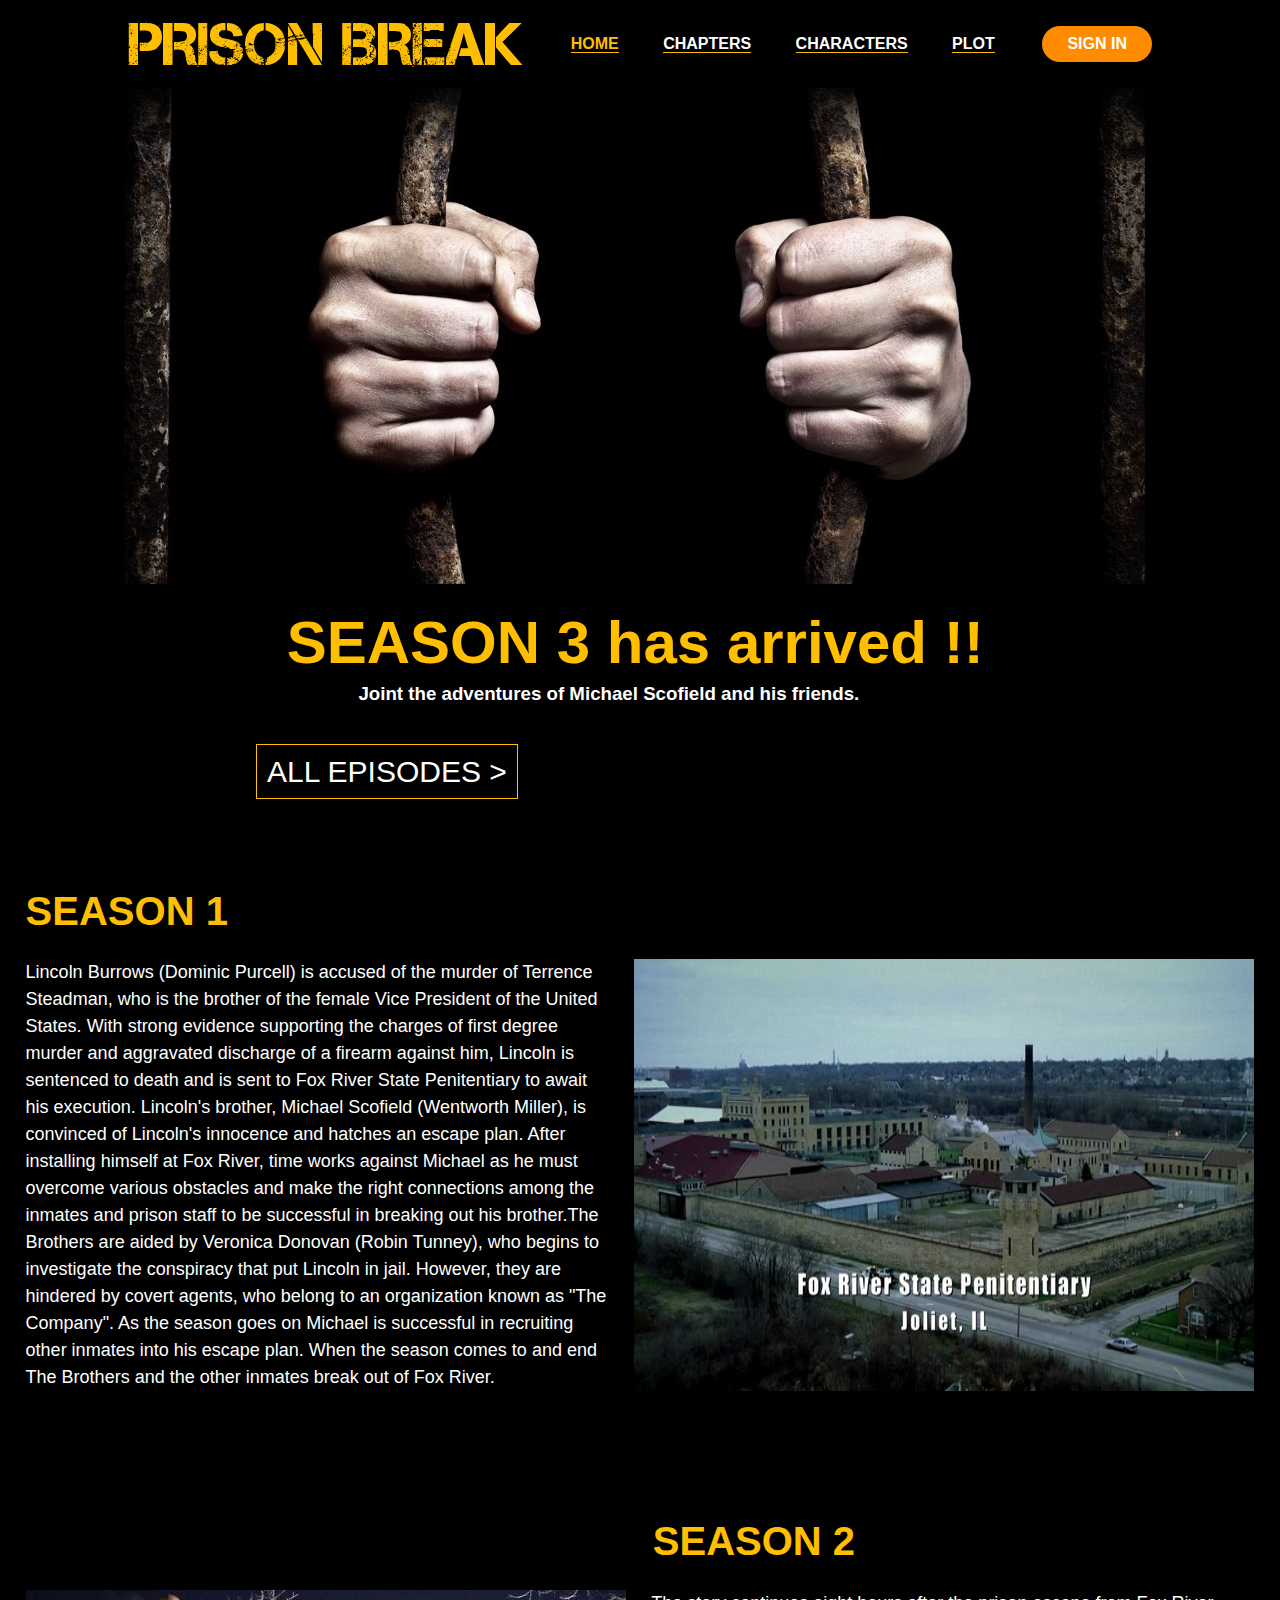
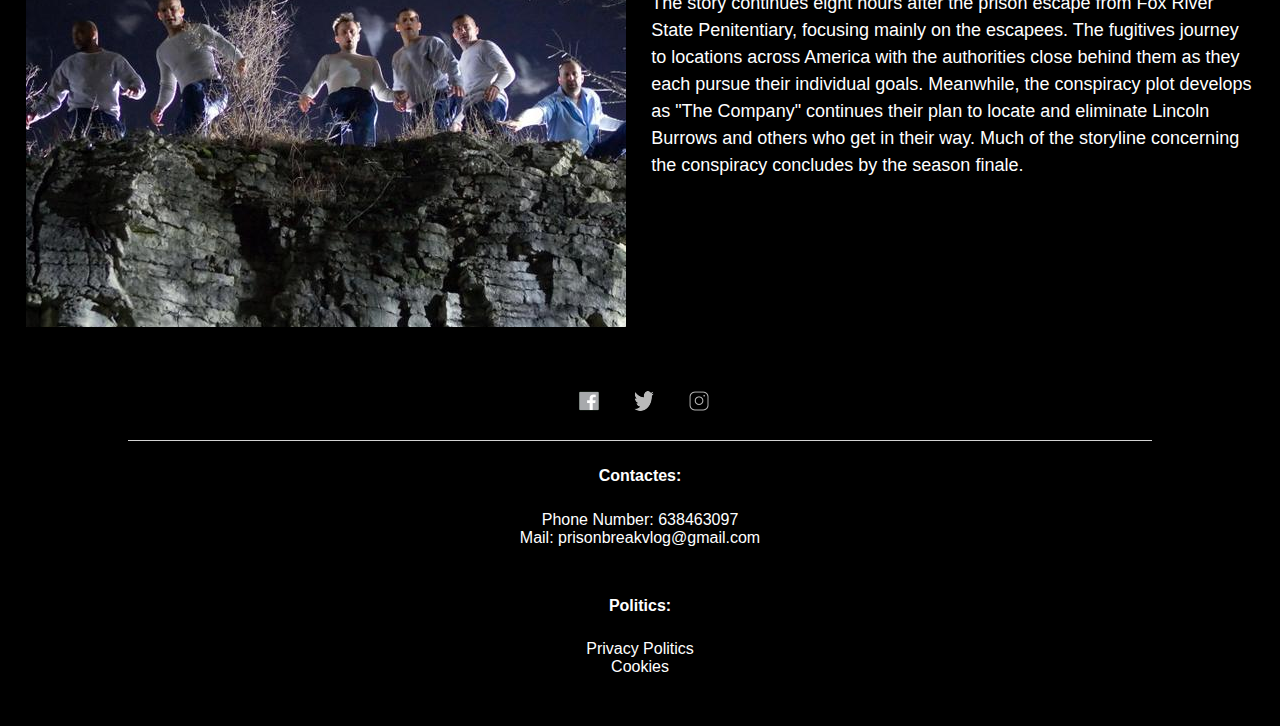
<file: index.html>
<!DOCTYPE html>
<html lang="en">
<head>
    <meta charset="UTF-8">
    <meta name="viewport" content="width=device-width, initial-scale=1.0">
    <meta http-equiv="X-UA-Compatible" content="ie=edge">
    <title>PRISON BREAK</title>
    <link rel="stylesheet" href="style.css"/>
</head>


<body>
    <header>
        <div class="titol">
            <a href="index.html">PRISON BREAK</a>
        </div>
        <nav>
            <ul class="nav_links">
                <li><a href="index.html"><b id="home">HOME</b></a></li>
                <li><a href="capitols.html"><b>CHAPTERS</b></a></li>
                <li><a href="personatges.html"><b>CHARACTERS</b></a></li>
                <li><a href="plot.html"><b>PLOT</b></a></li>
            </ul>
        </nav>
        <a href="https://es.webs.com/s/login/relogin" target="_blank"><button>SIGN IN</button></a>
    </header>
    <div class="imatge_principal">
        <img src="imatges\436705.jpg">
        
    </div>
    <div class="text">
        <div class="season">
            <h2>SEASON 3 has arrived !!</h2>
            
        </div>
        <div class="adventures">
            <h3>Joint the adventures of Michael Scofield and his friends.</h3>
        </div>
        <div class="episodes">
            <a href="capitols.html">ALL EPISODES   ></a>
        </div>
    </div>
    <aside>
        <div class="resum">
            <h2>SEASON 1</h2>
            <div class="primer">
                <p>Lincoln Burrows (Dominic Purcell) is accused of the murder of Terrence Steadman, who is the brother of the female Vice President of the United States. With strong evidence supporting the charges of first degree murder and aggravated discharge of a firearm against him, Lincoln is sentenced to death and is sent to Fox River State Penitentiary to await his execution. Lincoln's brother, Michael Scofield (Wentworth Miller), is convinced of Lincoln's innocence and hatches an escape plan. After installing himself at Fox River, time works against Michael as he must overcome various obstacles and make the right connections among the inmates and prison staff to be successful in breaking out his brother.The Brothers are aided by Veronica Donovan (Robin Tunney), who begins to investigate the conspiracy that put Lincoln in jail. However, they are hindered by covert agents, who belong to an organization known as "The Company". As the season goes on Michael is successful in recruiting other inmates into his escape plan. When the season comes to and end The Brothers and the other inmates break out of Fox River.</p>
                <img src="imatges/foxriver.png">
            </div>
            <div class="dos">
                <h2>SEASON 2</h2>
            </div>
            <div class="segon">
                <img src="imatges/fuga.jpg">
                <p>The story continues eight hours after the prison escape from Fox River State Penitentiary, focusing mainly on the escapees. The fugitives journey to locations across America with the authorities close behind them as they each pursue their individual goals. Meanwhile, the conspiracy plot develops as "The Company" continues their plan to locate and eliminate Lincoln Burrows and others who get in their way. Much of the storyline concerning the conspiracy concludes by the season finale.</p>
            </div>
            
        </div>
    </aside>
    <div class="contacte">
        <footer>
            <div class="logos">
                <div class="facebook">
                    <a href="https://www.facebook.com/PrisonBreak/" target="_blank"><img src="imatges/FaceGris.png" alt="face" class="face"></a>
                </div>
                <div class="twitter">
                    <a href="https://twitter.com/prisonbreak?lang=ca" target="_blank"><img src="imatges/TwitterGris.png" alt="twitt" class="twitt"></a>
                </div>
                <div class="instagram">
                    <a href="https://www.instagram.com/prisonbreak/" target="_blank"><img src="imatges/InstaGris.png"></a>
                </div>
            </div>
            <div class="infocontacte">
                <div class="cont">
                    <h4>Contactes:</h4>
                </div>
                <ul>
                    <li><a href="#">Phone Number: 638463097</a></li>
                    <li><a href="#">Mail: prisonbreakvlog@gmail.com</a></li>
                </ul>
                <h4>Politics:</h4>
                <ul>
                    <li><a href="#">Privacy Politics</a></li>
                    <li><a href="#">Cookies</a></li>
                </ul>
            </div>
        </footer>
    </div>
</body>
</html>
</file>
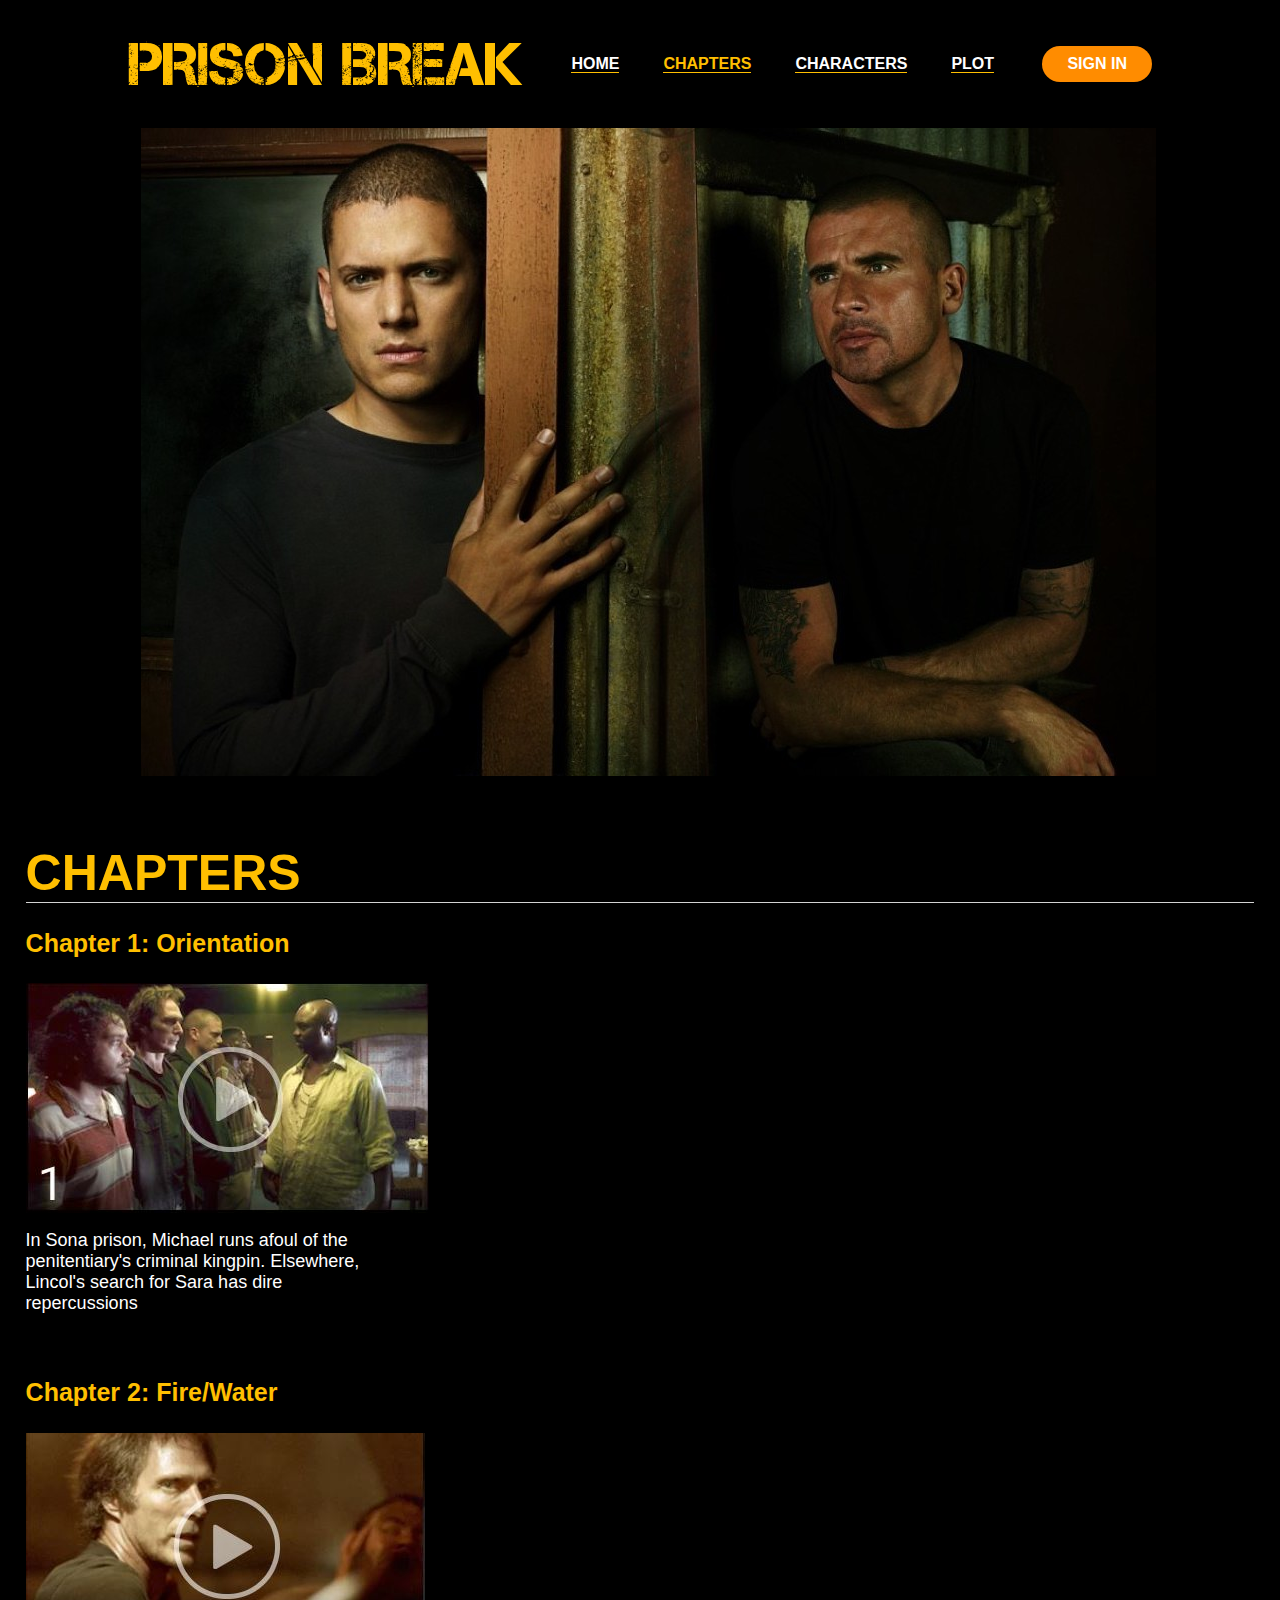
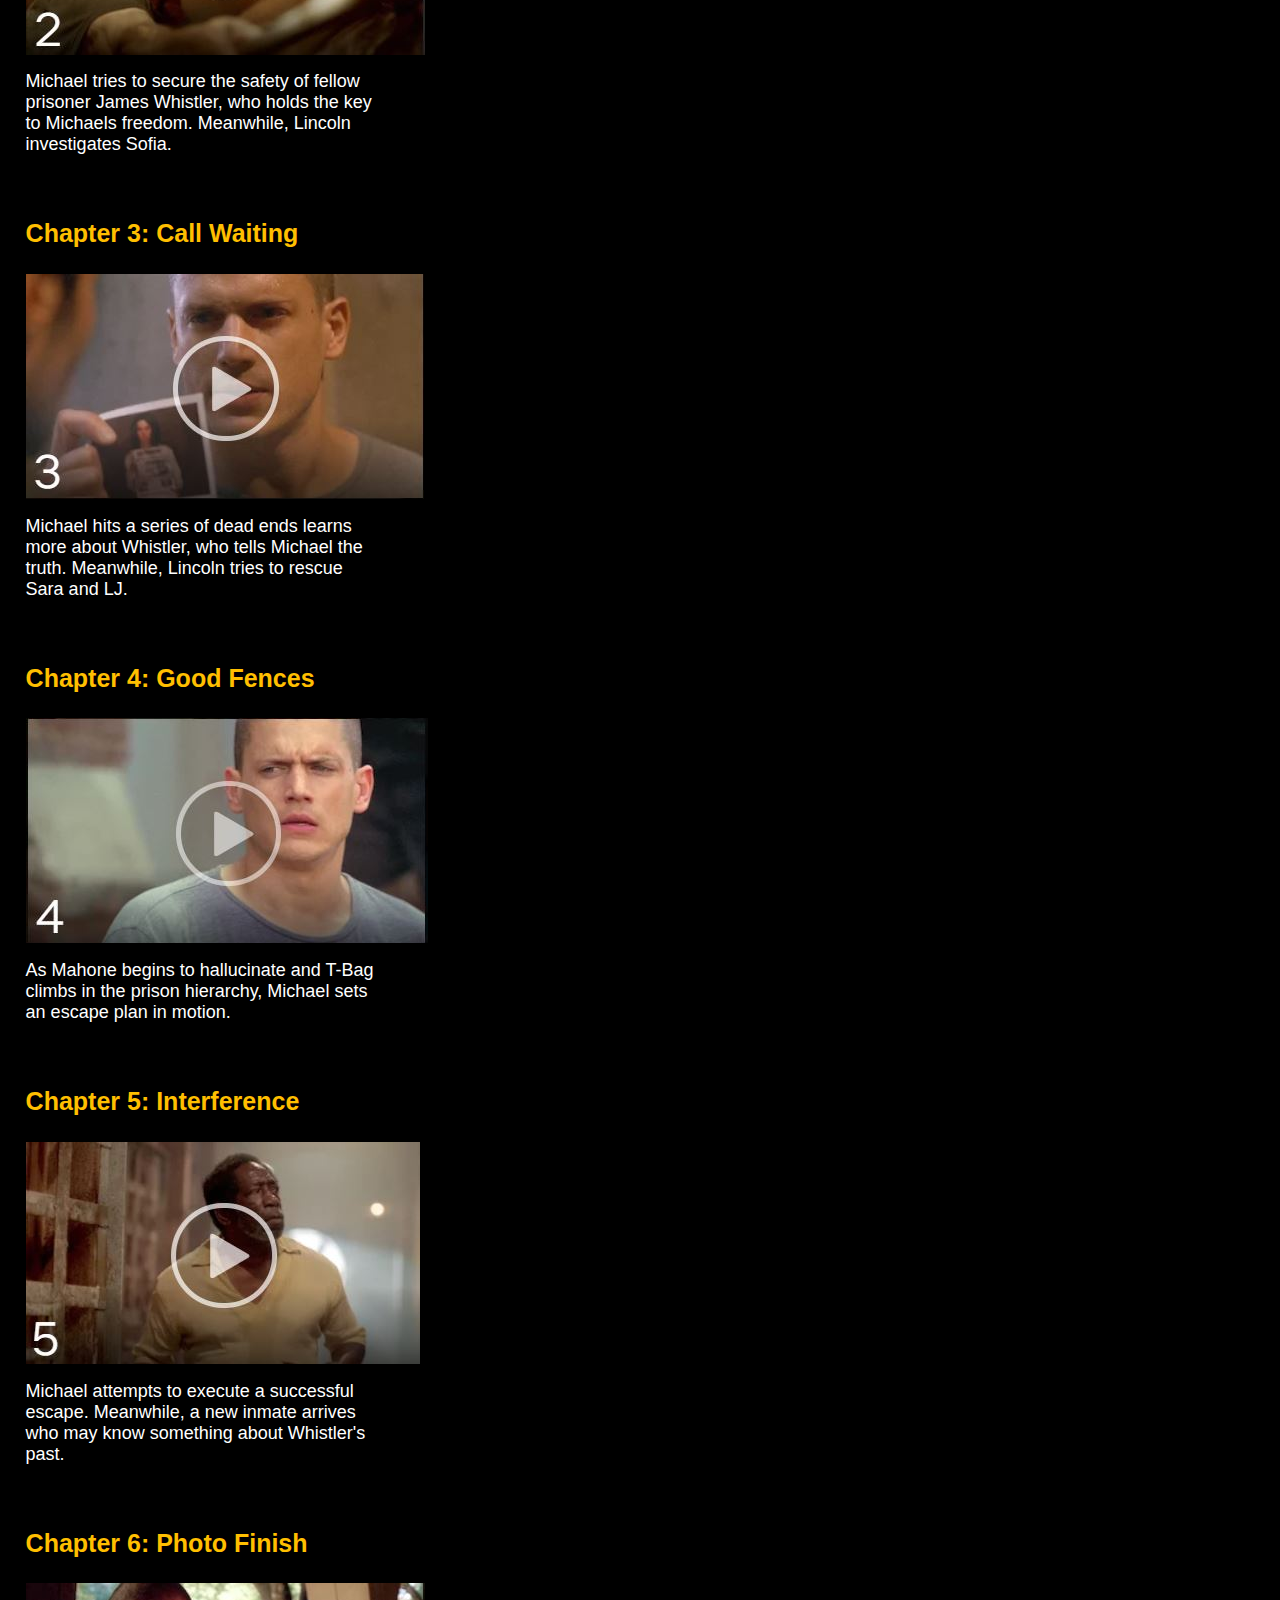
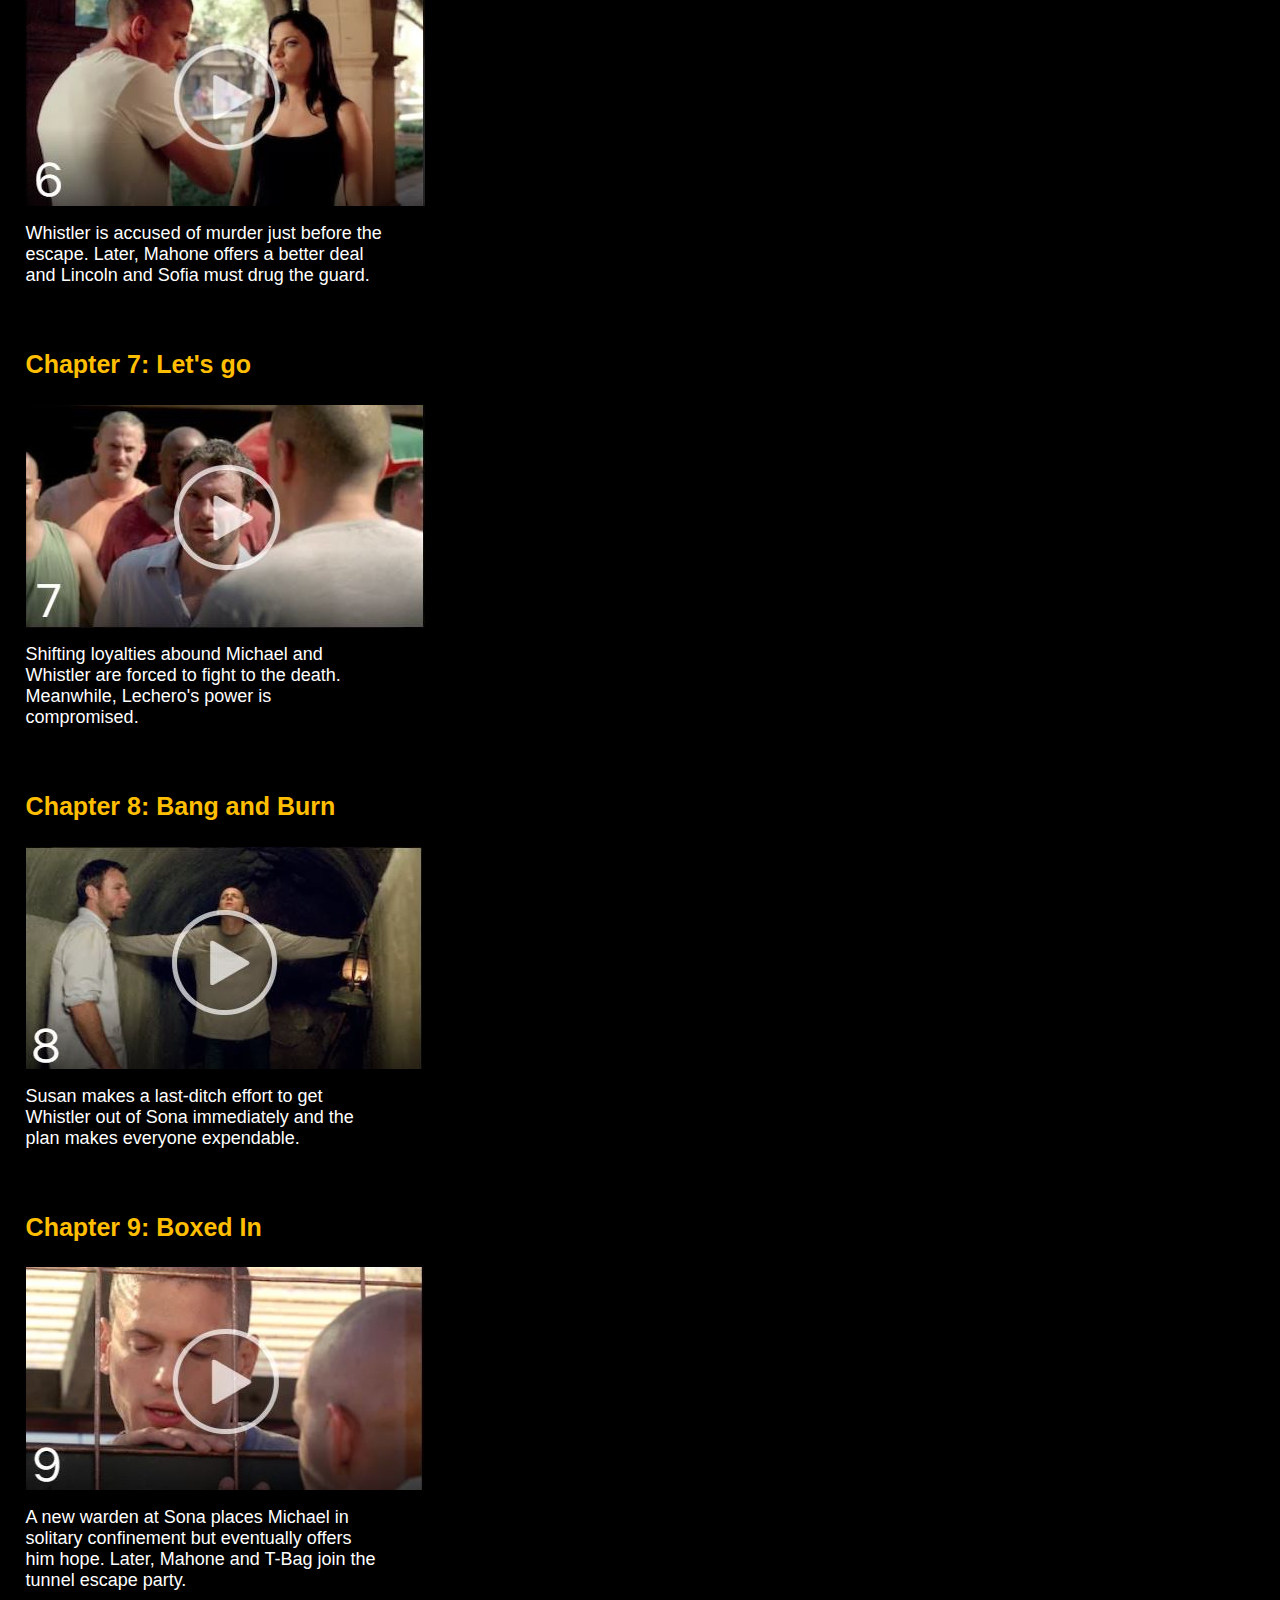
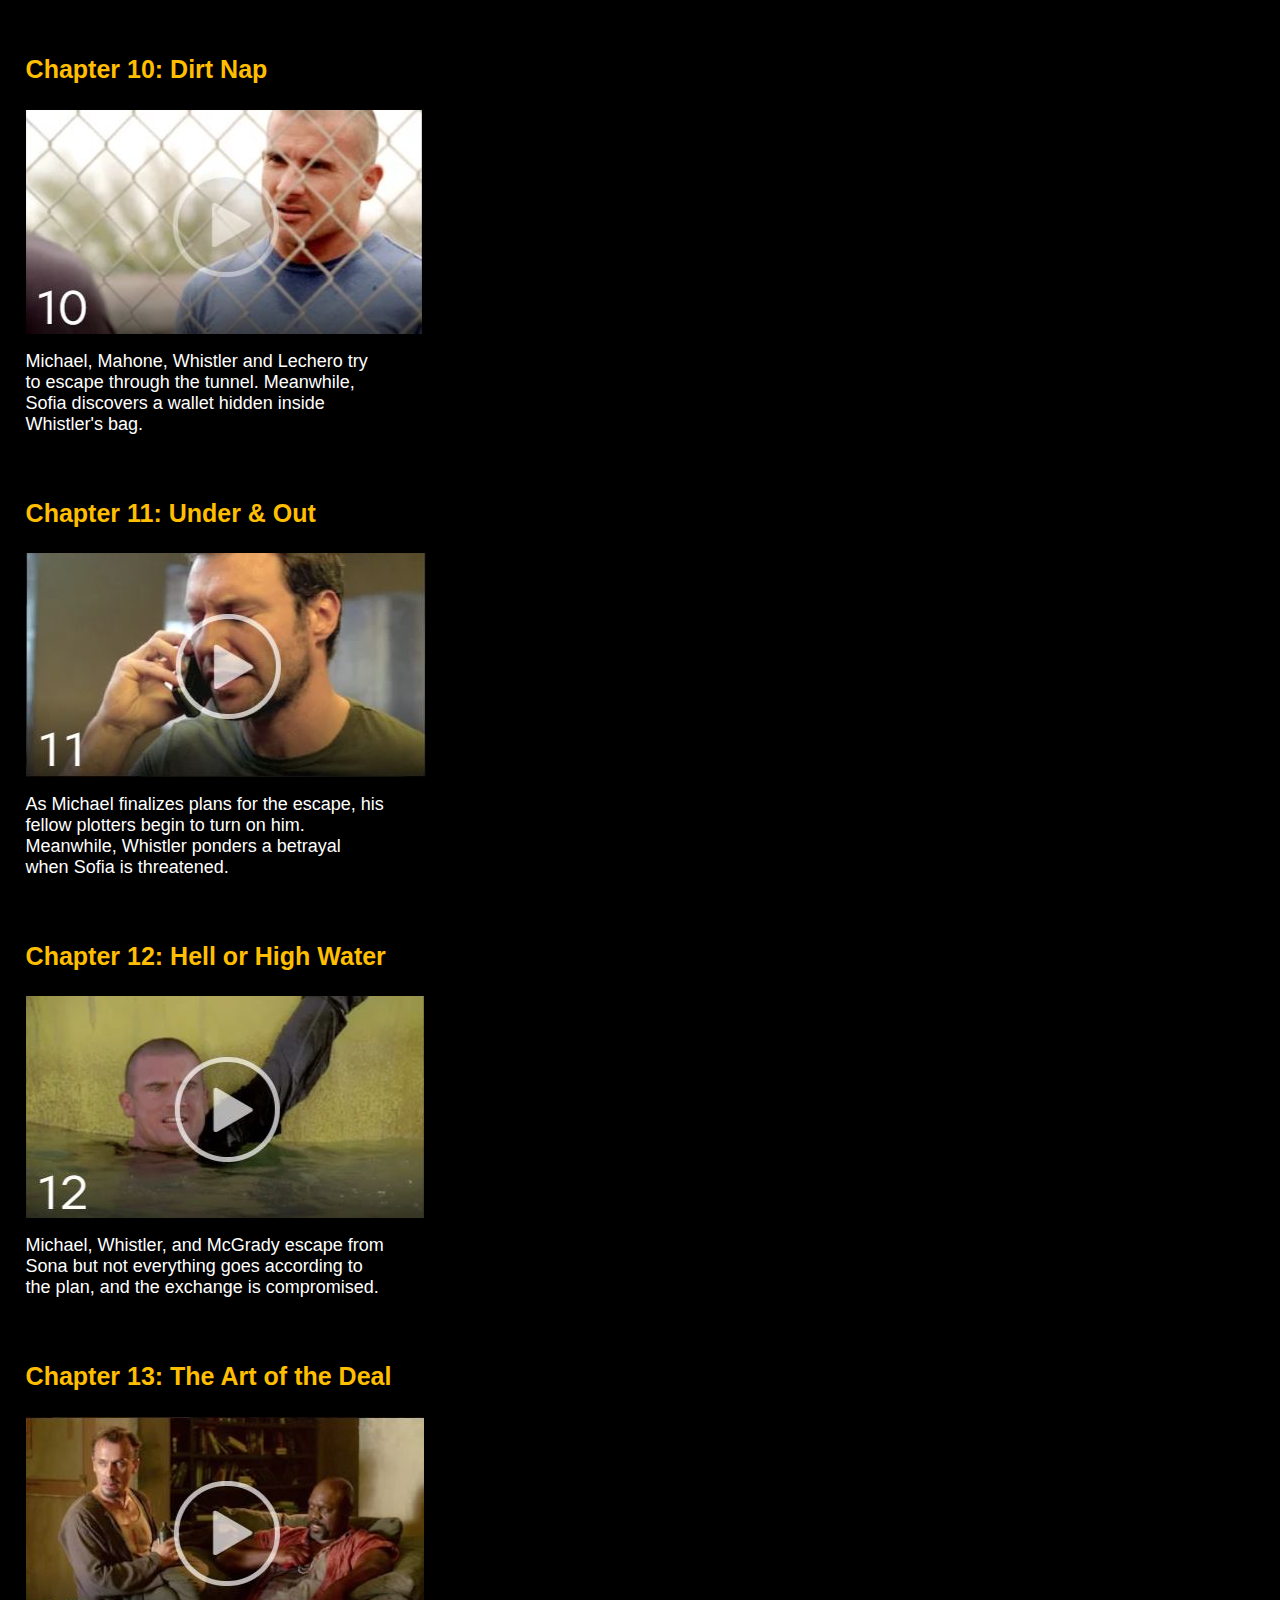
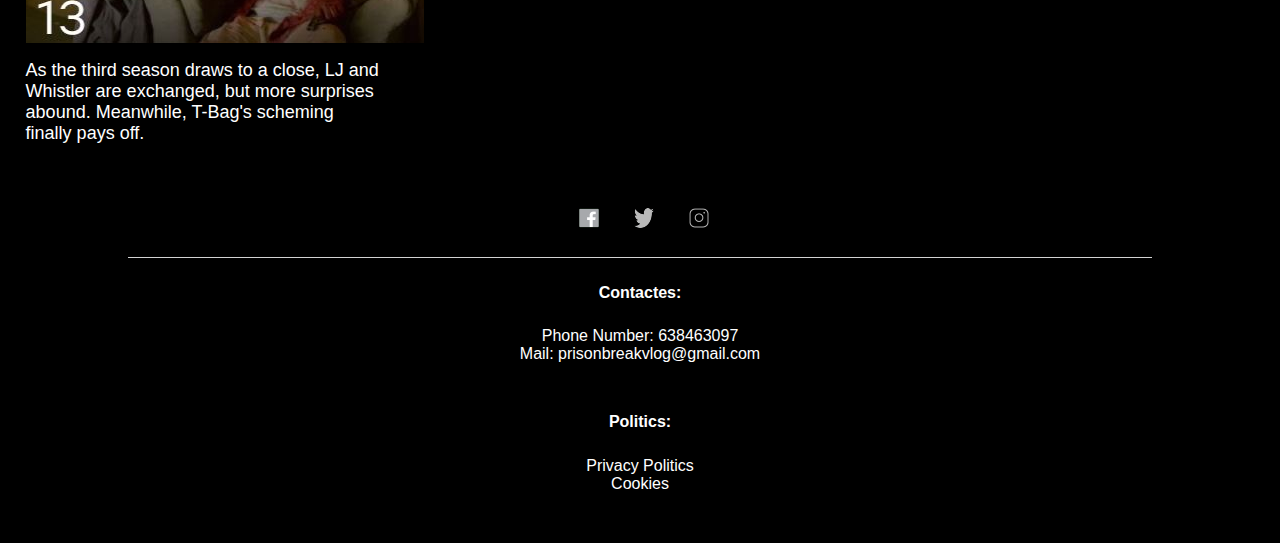
<file: capitols.html>
<!DOCTYPE html>
<html lang="en">
<head>
    <meta charset="UTF-8">
    <meta name="viewport" content="width=device-width, initial-scale=1.0">
    <meta http-equiv="X-UA-Compatible" content="ie=edge">
    <link rel="stylesheet" href="capitols.css">
    <title>Document</title>
</head>


<body>
        <header>
    <div class="chapter">
            <a href="index.html">PRISON BREAK</a>
            </div>
                <nav>
                    <ul class="nav_links">
                        <li><a href="index.html"><b>HOME</b></a></li>
                        <li><a href="capitols.html"><b id="chap">CHAPTERS</b></a></li>
                        <li><a href="personatges.html"><b>CHARACTERS</b></a></li>
                        <li><a href="plot.html"><b>PLOT</b></a></li>
                    </ul>
                </nav>
                <a class="cta" href="#"><button>SIGN IN</button></a>
            </header>
            <div class="imatge_principal">
                <img src="imatges/sona_3.jpg">
            </div>
        
       
        <div class="capitols">
            <section>
                <h2>CHAPTERS</h2>
                <h3>Chapter 1: Orientation</h3>
                <img src='imatges\captures/1.JPG'>
                <p>In Sona prison, Michael runs afoul of the penitentiary's criminal kingpin. Elsewhere, Lincol's search for Sara has dire repercussions</p>
                    

                <h3>Chapter 2: Fire/Water</h3>
                <img src='imatges\captures/2.JPG'>
                <p>Michael tries to secure the safety of fellow prisoner James Whistler, who holds the key to Michaels freedom. Meanwhile, Lincoln investigates Sofia.</p>
                
                <h3>Chapter 3: Call Waiting</h3>
                <img src='imatges\captures/3.JPG'>
                <p>Michael hits a series of dead ends learns more about Whistler, who tells Michael the truth. Meanwhile, Lincoln tries to rescue Sara and LJ.</p>
                
                <h3>Chapter 4: Good Fences</h3>
                <img src='imatges\captures/4.JPG'>
                <p>As Mahone begins to hallucinate and T-Bag climbs in the prison hierarchy, Michael sets an escape plan in motion.</p>
                
                <h3>Chapter 5: Interference</h3>
                <img src='imatges\captures/5.JPG'>
                <p>Michael attempts to execute a successful escape. Meanwhile, a new inmate arrives who may know something about Whistler's past.</p>
              
                <h3>Chapter 6: Photo Finish</h3>
                <img src='imatges\captures/6.JPG'>
                <p>Whistler is accused of murder just before the escape. Later, Mahone offers a better deal and Lincoln and Sofia must drug the guard.</p>
                
                <h3>Chapter 7: Let's go</h3>
                <img src='imatges\captures/7.JPG'>
                <p>Shifting loyalties abound Michael and Whistler are forced to fight to the death. Meanwhile, Lechero's power is compromised.</p>
                
                <h3>Chapter 8: Bang and Burn</h3>
                <img src='imatges\captures/8.JPG'>
                <p>Susan makes a last-ditch effort to get Whistler out of Sona immediately and the plan makes everyone expendable.</p>
                
                <h3>Chapter 9: Boxed In</h3>
                <img src='imatges\captures/9.JPG'>
                <p>A new warden at Sona places Michael in solitary confinement but eventually offers him hope. Later, Mahone and T-Bag join the tunnel escape party.</p>
               
                <h3>Chapter 10: Dirt Nap</h3>
                <img src='imatges\captures/10.JPG'>
                <p>Michael, Mahone, Whistler and Lechero try to escape through the tunnel. Meanwhile, Sofia discovers a wallet hidden inside Whistler's bag.</p>
               
                <h3>Chapter 11: Under & Out</h3>
                <img src='imatges\captures/11.JPG'>
                <p>As Michael finalizes plans for the escape, his fellow plotters begin to turn on him. Meanwhile, Whistler ponders a betrayal when Sofia is threatened.</p>
               
                <h3>Chapter 12: Hell or High Water</h3>
                <img src='imatges\captures/12.JPG'>
                <p>Michael, Whistler, and McGrady escape from Sona but not everything goes according to the plan, and the exchange is compromised.</p>
               
                <h3>Chapter 13: The Art of the Deal</h3>
                <img src='imatges\captures/13.JPG'>
                <p>As the third season draws to a close, LJ and Whistler are exchanged, but more surprises abound. Meanwhile, T-Bag's scheming finally pays off. </p>
            </section>
        </div>
        <div class="contacte">
            <footer>
                <div class="logos">
                    <div class="facebook">
                        <a href="https://www.facebook.com/PrisonBreak/" target="_blank"><img src="imatges/FaceGris.png" alt="face" class="face"></a>
                    </div>
                    <div class="twitter">
                        <a href="https://twitter.com/prisonbreak?lang=ca" target="_blank"><img src="imatges/TwitterGris.png" alt="twitt" class="twitt"></a>
                    </div>
                    <div class="instagram">
                        <a href="https://www.instagram.com/prisonbreak/" target="_blank"><img src="imatges/InstaGris.png"></a>
                    </div>
                </div>
                <div class="infocontacte">
                    <div class="cont">
                        <h4>Contactes:</h4>
                    </div>
                    <ul>
                        <li><a href="#">Phone Number: 638463097</a></li>
                        <li><a href="#">Mail: prisonbreakvlog@gmail.com</a></li>
                    </ul>
                    <h4>Politics:</h4>
                    <ul>
                        <li><a href="#">Privacy Politics</a></li>
                        <li><a href="#">Cookies</a></li>
                    </ul>
                </div>
            </footer>
        </div>
    </div>
</body>
</html>
</file>
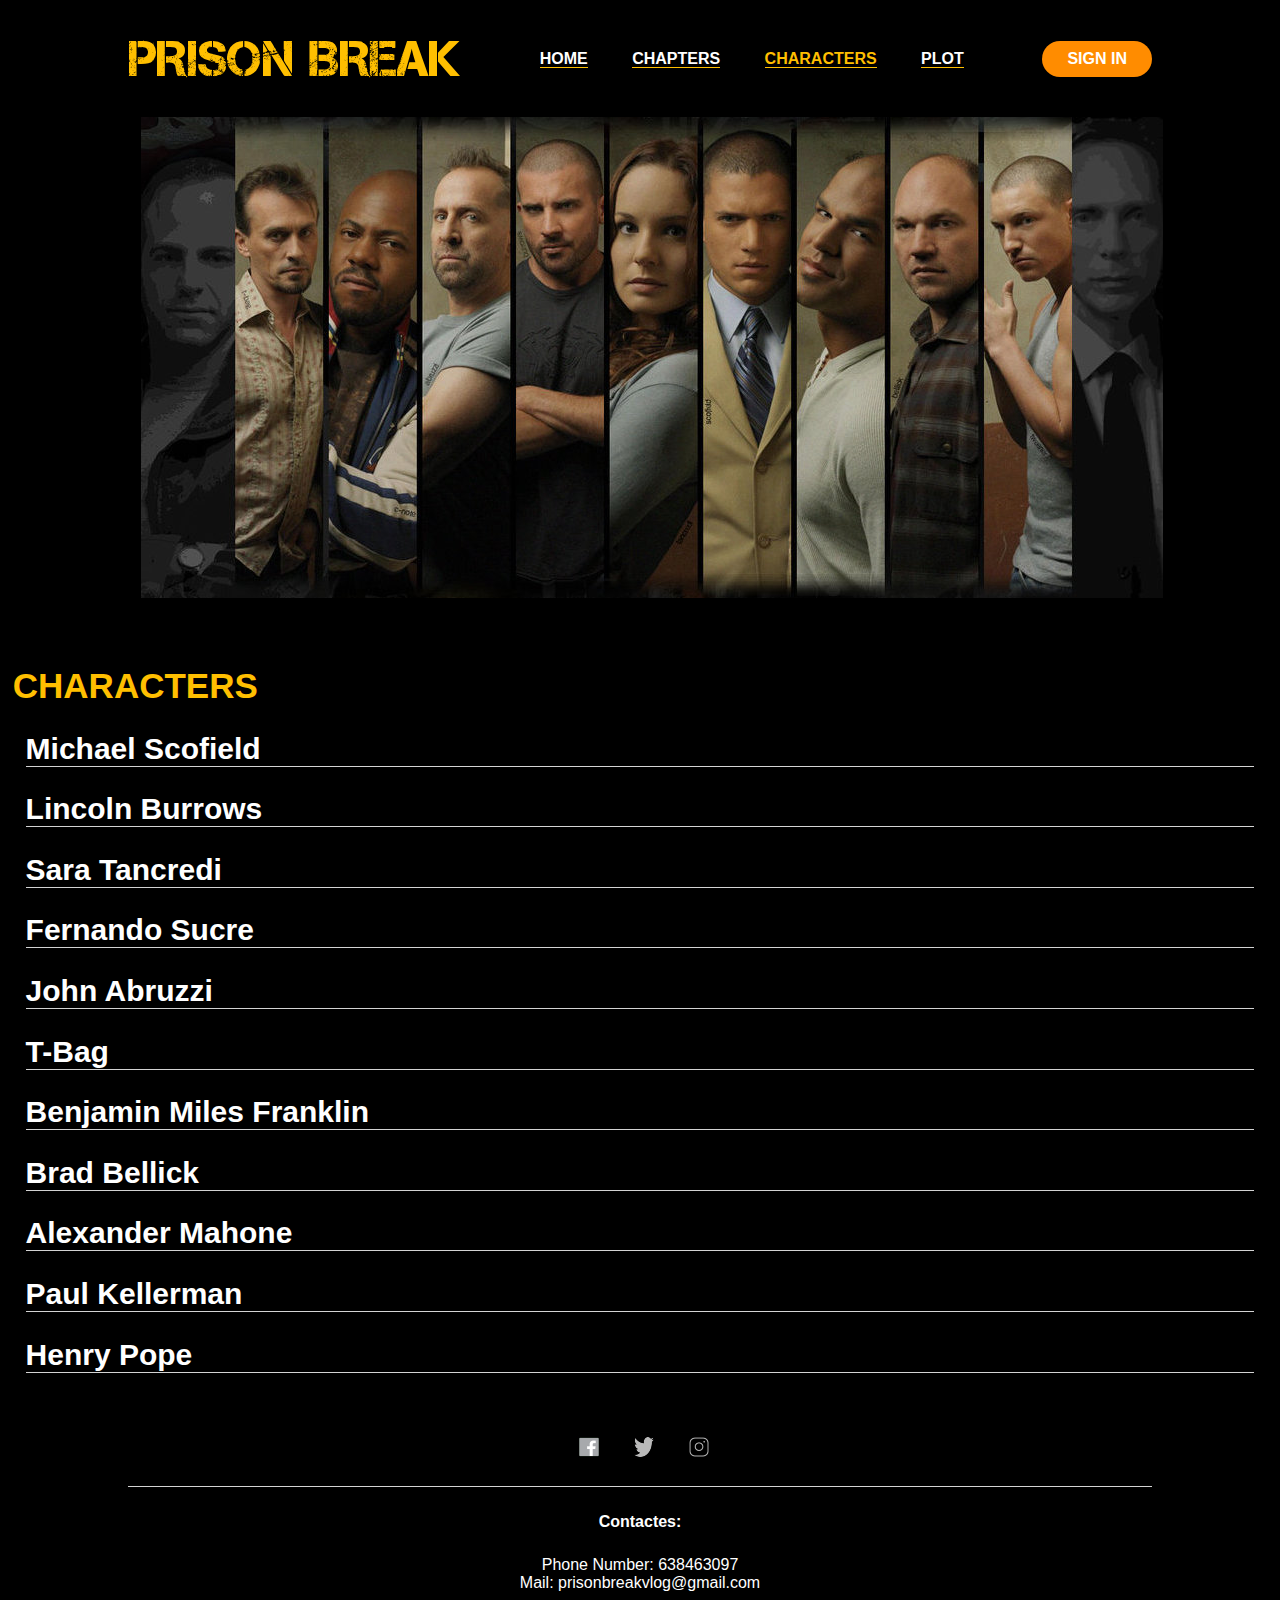
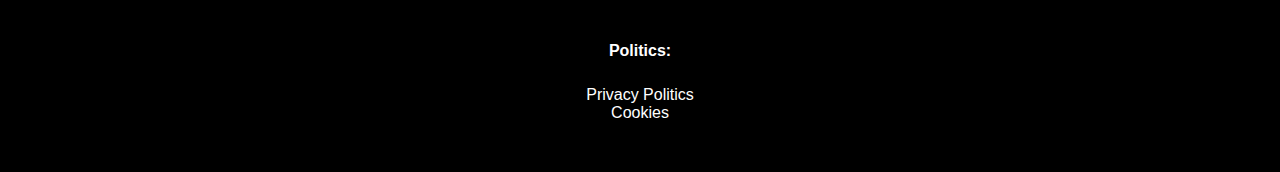
<file: personatges.html>
<!DOCTYPE html>
<html lang="en">
<head>
    <meta charset="UTF-8">
    <meta name="viewport" content="width=device-width, initial-scale=1.0">
    <meta http-equiv="X-UA-Compatible" content="ie=edge">
    <link rel="stylesheet" href="characters.css">
    <title>Document</title>
</head>
<body>
    <header>
                <div class="characters">
                    <a href="index.html">PRISON BREAK</a>  
                </div>   
            <nav>
                <ul class="nav_links">
                    <li><a href="index.html"><b>HOME</b></a></li>
                    <li><a href="capitols.html"><b>CHAPTERS</b></a></li>
                    <li><a href="personatges.html"><b id ="char">CHARACTERS</b></a></li>
                    <li><a href="plot.html"><b>PLOT</b></a></li>
                </ul>
            </nav>
            <a class="cta" href="#"><button>SIGN IN</button></a>
        </header>
        <div class="imatge_principal">
            <img src="imatges/prisonssss.jpg">
        </div>
        
    
        <div class="personatges">
            <section>
                <h2>CHARACTERS</h2>
                
                <h3>Michael Scofield</h3>
                <div class="amagar">
                    <p><b>Actor:</b> Wentworth Earl Miller III</p>
                    <p>Born on 2nd July in 1972, Chipping Norton, United Kingdom.</p>
                    <p><b>Rol in the serie:</b> He is the main character in the serie. He wants to save his brother from the sentenced to death and makes a plan to escape from the prison and save him.</p>
                
                    <img src="imatges/personatges/Michael.jpg" >
                </div>
                
                <h3>Lincoln Burrows</h3>
                <div class="amagar">
                    <p><b>Actor:</b> Dominic Haakon Myrtvedt Purcell</p>
                    <p>Born on 17th February in 1970, Wirral, United Kingdom.</p>
                    <p><b>Rol in the serie:</b> He is sentenced to death  because some important people say that he killed the 1st minister's brother. He will try to survive as long as he can to show his innocence.</p>
                    
                    <img src="imatges/personatges/Lincoln.jpg" >
                </div>
                
                <h3>Sara Tancredi</h3>
                <div class="amagar">
                    <p><b>Actor:</b> Sarah Anne Wayne Callies</p>
                    <p>Born on 1st June in 1977, Illinois, USA</p>
                    <p><b>Rol in the serie:</b> She is the prison doctor, but she sees strange things happened and tries to help Michael and Lincoln.</p>
                
                    <img src="imatges/personatges/Sara.jpg" >
                </div>
                <h3>Fernando Sucre</h3>
                <div class="amagar">
                    <p><b>Actor:</b> Amaury Nolasco Garrido</p>
                    <p>VBorn on 24th December in 1970, Puerto Rico</p>
                    <p><b>Rol in the serie:</b> He is Michael's prison partner and he helps him to prepare everything he needs to escape from the prison.</p>
        
                    <img src="imatges/personatges/Sucre.jpg" >
                </div>
                <h3>John Abruzzi</h3>
                <div class="amagar">
                    <p><b>Actor:</b> Rolf Peter Ingvar Storm</p>
                    <p>Born on 27th August in 1953, Närke, Sweeden</p>
                    <p><b>Rol in the serie:</b> He is a mobster and Michael needs his help to get a car after he escapes from the prison.</p>
                    <img src="imatges/personatges/Abruzzi.jpg">
                </div>
                    
                <h3>T-Bag</h3>
                <div class="amagar">
                    <p><b>Actor:</b> Robert Lyle Knepper</p>
                    <p>Born on 8th July of 1959, Ohio, USA</p>
                    <p><b>Rol in the serie:</b> He is one of the worst prisoners and discovers Michael's plan and he makes blackmail to him by saying the guards about the plan.</p>
                    <img src="imatges/personatges/T-bag.jpg">
                </div>

                <h3>Benjamin Miles Franklin</h3>
                <div class="amagar">
                    <p><b>Actor:</b> Rockmond Dunbar</p>
                    <p>Born on 11th January of 1973, California, USA</p>
                    <p><b>Rol in the serie:</b> At the begining Franklin isn't part of the escape plan but he heard some things and tries to be involved on it.</p>
                    <img src="imatges/personatges/Franklin.jpg">
                </div>
                    
                <h3>Brad Bellick</h3>
                <div class="amagar">
                    <p><b>Actor:</b> Wade Andrew Williams</p>
                    <p>Born on 24th December of 1961, Oklahoma, USA</p>
                    <p><b>Rol in the serie:</b> He is in charge of all the prison guards and also the warden's right hand. He hates Michael from the first day.</p>
                    <img src="imatges/personatges/Bellick.jpg" >
                </div>
                    
                <h3>Alexander Mahone</h3>
                <div class="amagar">
                    <p><b>Actor:</b> William Edward Fichtner</p>
                    <p>Born on 27th November of 1956, New York, USA</p>
                    <p><b>Rol in the serie:</b> He is he who is in charge of the investigation to take a copy of the prisoners escaped from the prison, and to the grave intelligence of the prison and goes to the ground.</p>
                    <img src="imatges/personatges/Mahone.jpg" >
                </div>
               
                <h3>Paul Kellerman</h3>
                <div class="amagar">
                    <p><b>Actor:</b> Paul Adelstein</p>
                    <p>Born on 29th April in 1969, Illinois, USA</p>
                    <p><b>Rol in the serie:</b> He wants Lincoln dead and he will do everything for that happens</p>
                    <img src="imatges/personatges/Kellerman.jpg" >
                </div>
               
                <h3>Henry Pope</h3>
                <div class="amagar">
                    <p><b>Actor:</b> Walter Stacy Keach, Jr.</p>
                    <p>Born on 2nd June of 1941, Savannah, USA</p>
                    <p><b>Rol in the serie:</b> He is the prison Warden and he wants to know everything on his prison, but he can't see Michael's plan.</p>
                    <img src="imatges/personatges/Pope.jpg" >
                </div>
                
                
            </section>
        </div>
        <div class="contacte">
            <footer>
                <div class="logos">
                    <div class="facebook">
                        <a href="https://www.facebook.com/PrisonBreak/" target="_blank"><img src="imatges/FaceGris.png"></a>
                    </div>
                    <div class="twitter">
                        <a href="https://twitter.com/prisonbreak?lang=ca" target="_blank"><img src="imatges/TwitterGris.png"></a>
                    </div>
                    <div class="instagram">
                        <a href="https://www.instagram.com/prisonbreak/" target="_blank"><img src="imatges/InstaGris.png"></a>
                    </div>
                </div>
                <div class="infocontacte">
                    <div class="cont">
                        <h4>Contactes:</h4>
                    </div>
                    <ul>
                        <li><a href="#">Phone Number: 638463097</a></li>
                        <li><a href="#">Mail: prisonbreakvlog@gmail.com</a></li>
                    </ul>
                    <h4>Politics:</h4>
                    <ul>
                        <li><a href="#">Privacy Politics</a></li>
                        <li><a href="#">Cookies</a></li>
                    </ul>
                </div>
            </footer>
        </div>
    </div>
</body>
<script>
    let divs=document.querySelectorAll('h3')

    for(i = 0; i<divs.length;i++){
        divs[i].addEventListener(
            'click',
            function(e){
                console.log(e.target.nextElementSibling)
                e.target.nextElementSibling.classList.toggle('amagar')
            }
        )
    }





</script>
</html>
</file>
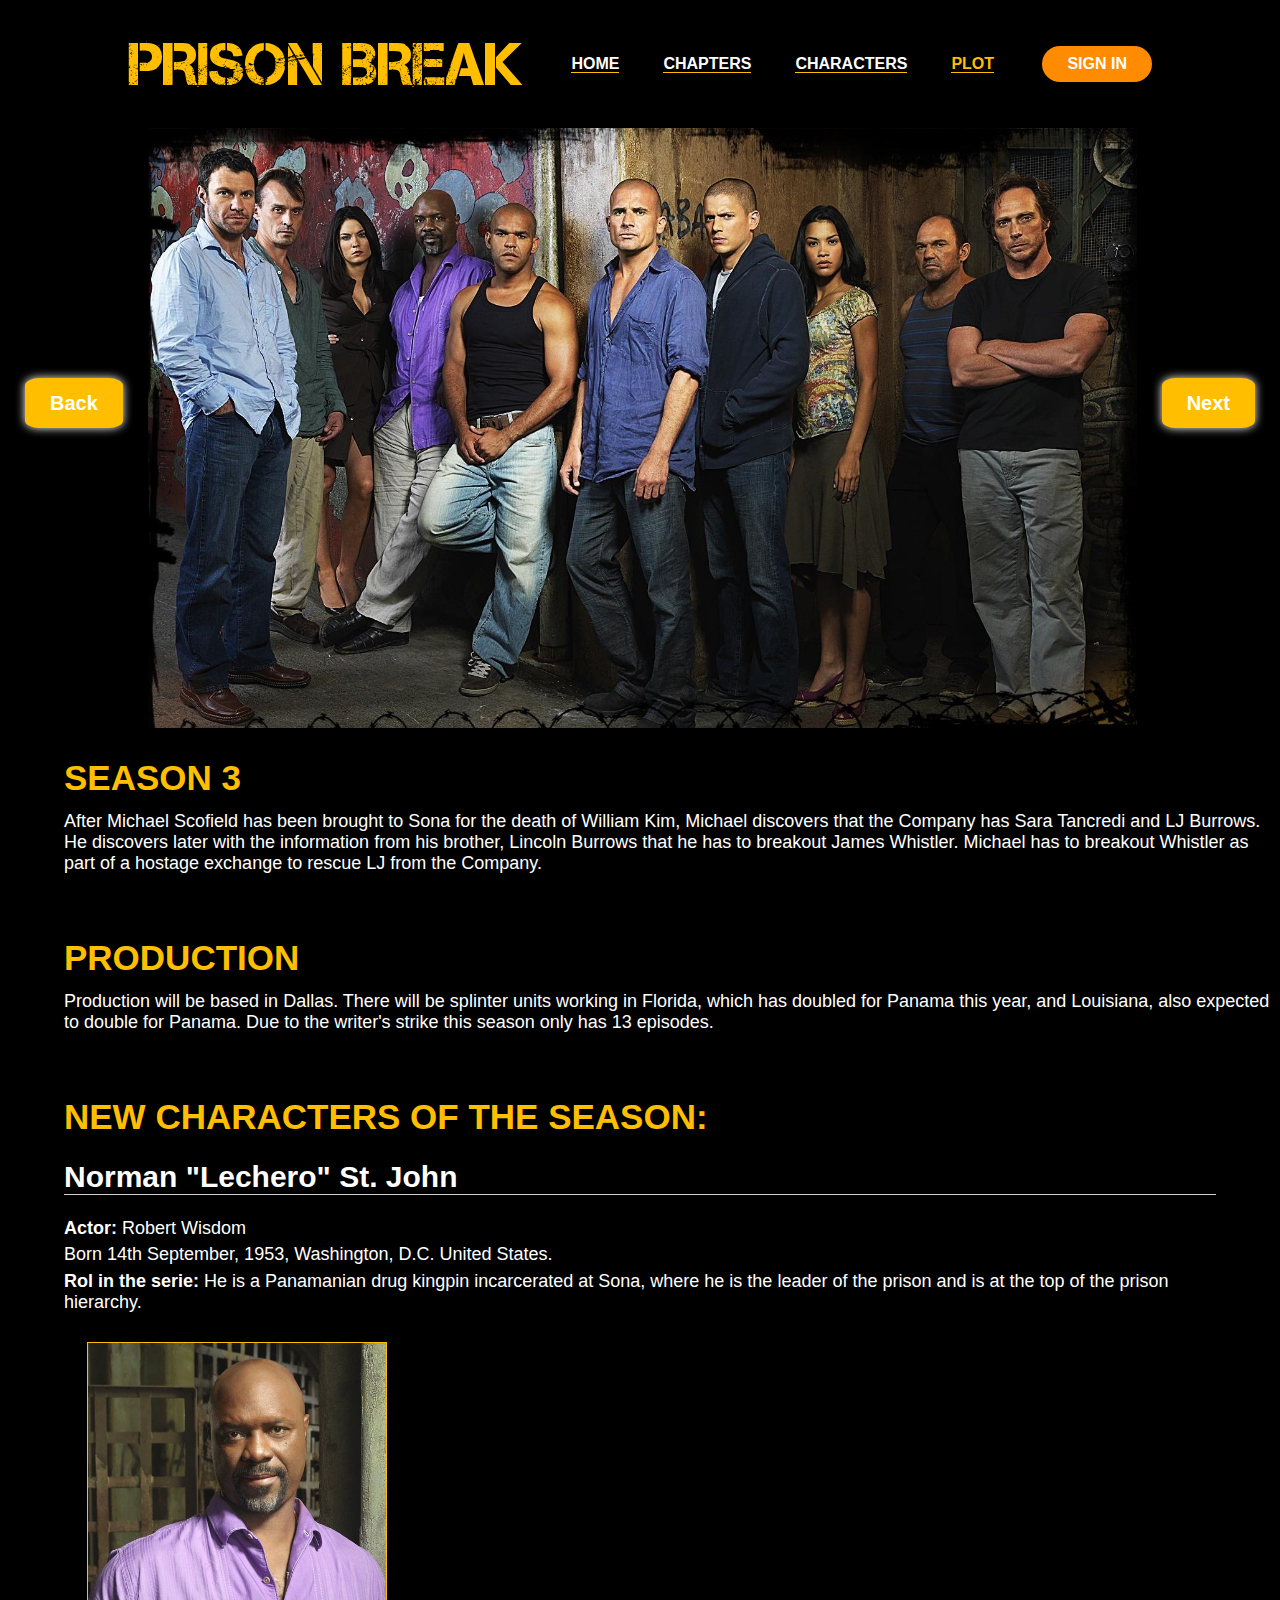
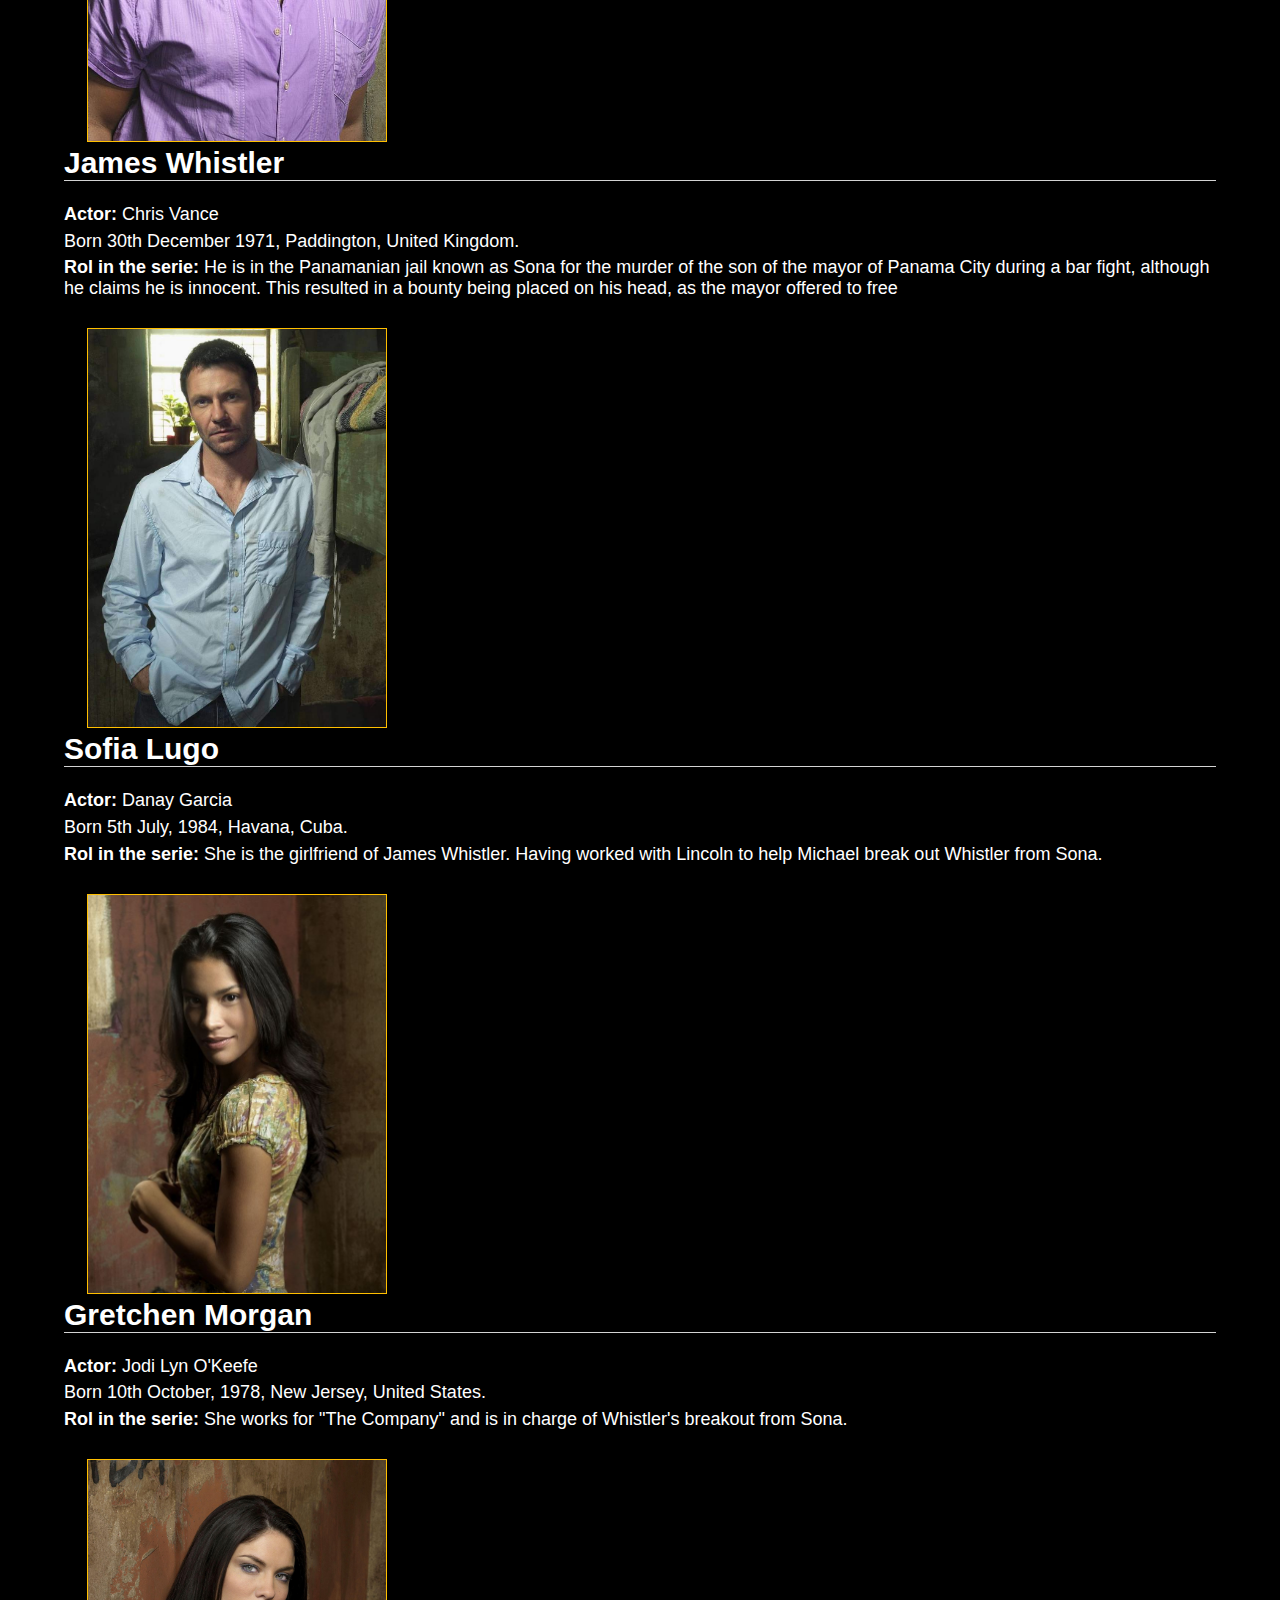
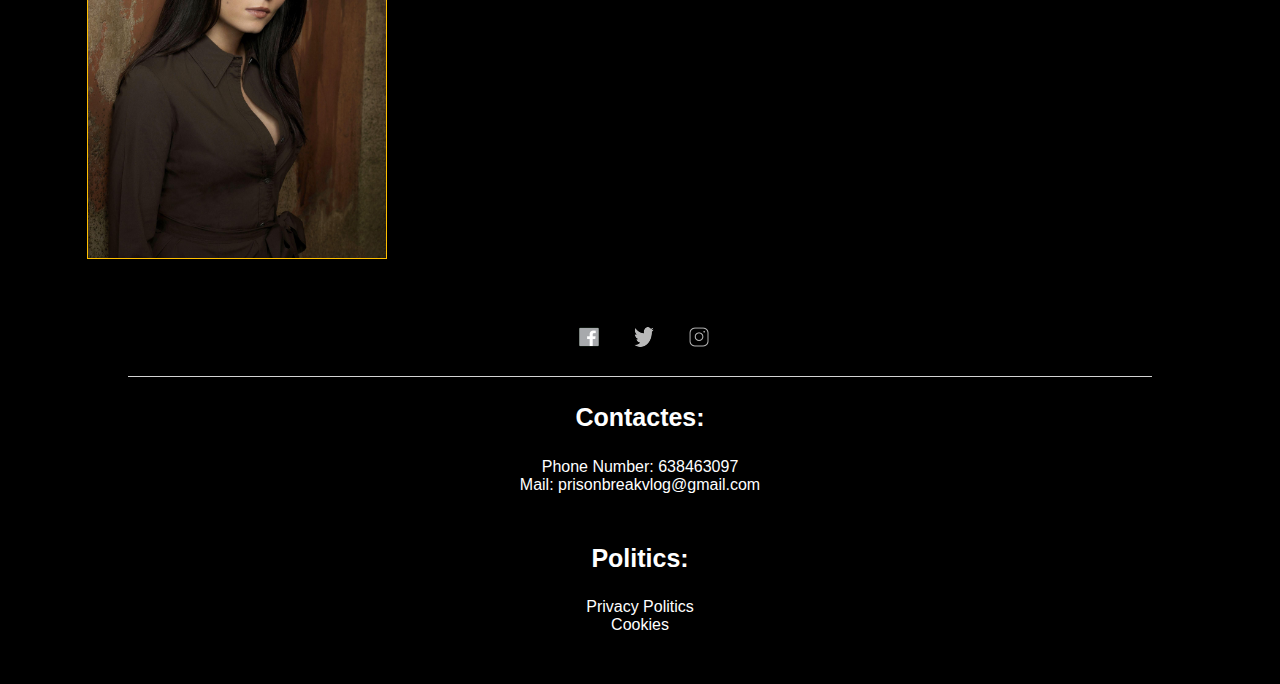
<file: plot.html>
<!DOCTYPE html>
<html lang="en">
<head>
    <meta charset="UTF-8">
    <meta name="viewport" content="width=device-width, initial-scale=1.0">
    <meta http-equiv="X-UA-Compatible" content="ie=edge">
    <title>PRISON BREAK</title>
    <link rel="stylesheet" href="plot.css"/>
        
</head>
<body>
    <header>

            <div class="plot">
                    <a href="index.html">PRISON BREAK</a>
                    </div>
        <nav>
            <ul class="nav_links">
                <li><a href="index.html"><b>HOME</b></a></li>
                <li><a href="capitols.html"><b>CHAPTERS</b></a></li>
                <li><a href="personatges.html"><b>CHARACTERS</b></a></li>
                <li><a href="plot.html"><b id="plooot">PLOT</b></a></li>
            </ul>
        </nav>
        <a class="cta" href="#"><button>SIGN IN</button></a>
    </header>
    <div class="carousel">
        <button id="retroceder">Back</button>
        <div id="imagen"></div>
        <button id="avanzar">Next</button>
    </div>
    <div class="titol">
        <h2>SEASON 3</h2>
        <p>After Michael Scofield has been brought to Sona for the death of William Kim, 
            Michael discovers that the Company has Sara Tancredi and LJ Burrows. 
            He discovers later with the information from his brother, Lincoln Burrows that he has to breakout 
            James Whistler. Michael has to breakout Whistler as part of a hostage exchange to rescue LJ from the Company.</p>
       
       <h2>PRODUCTION</h2>

    <p>Production will be based in Dallas. There will be splinter units working in Florida, which has doubled for Panama this year, and Louisiana, also expected to double for Panama. Due to the writer's strike this season only has 13 episodes.</p>
</div>
    <div class="personatges">
    <h2>NEW CHARACTERS OF THE SEASON:</h2>

    <h3>Norman "Lechero" St. John</h3>
    <p><b>Actor:</b> Robert Wisdom</p>
    <p>Born 14th September, 1953, Washington, D.C. United States.</p>
    <p><b>Rol in the serie:</b> He is a Panamanian drug kingpin incarcerated at Sona, where he is the leader of the prison and is at the top of the prison hierarchy.</p>
            
    <img src="imatges/personatges/lechero.jpg" >
   
   
    <h3>James Whistler</h3>
    <p><b>Actor:</b> Chris Vance</p>
    <p>Born 30th December 1971, Paddington, United Kingdom.</p>
    <p><b>Rol in the serie:</b> He is in the Panamanian jail known as Sona for the murder of the son of the mayor of Panama City during a bar fight, although he claims he is innocent. This resulted in a bounty being placed on his head, as the mayor offered to free </p>

    <img src="imatges/personatges/whistler.jpeg" >


    <h3>Sofia Lugo</h3>
    <p><b>Actor:</b> Danay Garcia</p>
    <p>Born 5th July, 1984, Havana, Cuba.</p>
    <p><b>Rol in the serie:</b> She is the girlfriend of James Whistler. Having worked with Lincoln to help Michael break out Whistler from Sona. </p>

    <img src="imatges/personatges/sofia.jpg" >


    <h3>Gretchen Morgan</h3>
    <p><b>Actor:</b> Jodi Lyn O'Keefe</p>
    <p>Born 10th October, 1978, New Jersey, United States.</p>
    <p><b>Rol in the serie:</b> She works for "The Company" and is in charge of Whistler's breakout from Sona.</p>

    <img src="imatges/personatges/gretchen.jpg" >
</div>
<div class="contacte">
        <footer>
            <div class="logos">
                <div class="facebook">
                    <a href="https://www.facebook.com/PrisonBreak/" target="_blank"><img src="imatges/FaceGris.png"></a>
                </div>
                <div class="twitter">
                    <a  href="https://twitter.com/prisonbreak?lang=ca" target="_blank"><img src="imatges/TwitterGris.png"></a>
                </div>
                <div class="instagram">
                    <a href="https://www.instagram.com/prisonbreak/" target="_blank"> <img src="imatges/InstaGris.png"></a>
                </div>
            </div>
            <div class="infocontacte">
                <div class="cont">
                    <h4>Contactes:</h4>
                </div>
                <ul>
                    <li><a href="#">Phone Number: 638463097</a></li>
                    <li><a href="#">Mail: prisonbreakvlog@gmail.com</a></li>
                </ul>
                <h4>Politics:</h4>
                <ul>
                    <li><a href="#">Privacy Politics</a></li>
                    <li><a href="#">Cookies</a></li>
                </ul>
            </div>
        </footer>
    </div>
</body>
<script>
    window.onload = function () {
        
        let IMAGENES = [
            '/imatges/sona_wallpaper.jpg',
            '/imatges/wallpaper_1.jpg',
            '/imatges/sona_2.jpg',
            '/imatges/prison.jpg',
            '/imatges/wp2274476.jpg',
            '/imatges/436196.jpg',
            '/imatges/515021.jpg',
            '/imatges/164654773-prison-break-wallpapers.jpg'
        ];

        let posicionActual = 0;
        let botonBack = document.querySelector('#retroceder');
        let botonNext = document.querySelector('#avanzar');
        let imagen = document.querySelector('#imagen');
        let intervalo;

        function pasarFoto() {
            if(posicionActual >= IMAGENES.length - 1) {
                posicionActual = 0;
            } else {
                posicionActual++;
            }
            renderizarImagen();
        }

        
        function retrocederFoto() {
            if(posicionActual <= 0) {
                posicionActual = IMAGENES.length - 1;
            } else {
                posicionActual--;
            }
            renderizarImagen();
        }

        
        function renderizarImagen () {
            imagen.style.backgroundImage = `url(${IMAGENES[posicionActual]})`;
        }

        botonNext.addEventListener('click', pasarFoto);
        botonBack.addEventListener('click', retrocederFoto);
        
        renderizarImagen();
    } 
</script>
</html>
</file>
<file: style.css>
* {
    box-sizing: border-box;
    margin: 0;
    padding: 0;
    background-color: black;
    
}

@font-face{font-family: Capture it; src: url("Capture\ it.ttf");}

 header{
        display: flex;
        justify-content: space-between;
        align-items: center;
        padding: 30px 10% ;
    }

.text{
    color: white;
    margin: 0%;
    margin-left:20%;
    font-family: -apple-system, BlinkMacSystemFont, 'Segoe UI', Roboto, Oxygen, Ubuntu, Cantarell, 'Open Sans', 'Helvetica Neue', sans-serif;
    
}

li, a, button{
    font-weight: 500;
    font-size: 16px;
    color: white;
    text-decoration: none;


}
.titol a{
    font-family: Capture it, sans-serif;
    color:#ffbf00;
    font-size: 60px;
    transition: all 0.5s ease 0s;
}

.titol a:hover{
    color: #FF8C00;

}
header{
    display: flex;
    justify-content: space-between;
    align-items: center;
    padding: 10px 10% ;
}

.season{
    display:flex;
   
}

.season h2{
    margin-right: 20%;
    margin-left: 3%;
    margin-bottom: 0.5%; 
    margin-top: 2%;
    font-size: 60px;
    color: #ffbf00;

}

.adventures{
    margin-left:10%;
}

.nav_links {
     list-style: none;
     font-family: -apple-system, BlinkMacSystemFont, 'Segoe UI', Roboto, Oxygen, Ubuntu, Cantarell, 'Open Sans', 'Helvetica Neue', sans-serif;
}

.nav_links li{
    display: inline-block;
    padding: 0px 20px;
}

.nav_links li a{
    transition: all 0.5s ease 0s;
    border-bottom:1px solid #ffbf00;
}

.nav_links li a:hover{
    color: #ffbf00;
}

button{
    padding: 9px 25px;
    background-color: #FF8C00;
    border: none;
    border-radius: 50px;
    cursor: pointer;
    transition: all 0.5s ease 0s;
    font-weight: 700;
}

button:hover{
    background-color: rgb(31, 32, 32);
}

.episodes a{
    padding: 10px;
    border: #ffbf00 1px solid;
    font-size: 30px;

}
.episodes{
    margin-top:50px;
    margin-bottom: 100px;
}

.episodes :hover{
    color: #ffbf00;

}

.imatge_principal img{
    max-width: 100%;
    max-height: 100%;
}

.facebook:hover{
    background-image: url("image/Facebook.png");
}

.resum{
    color:white;
}

.resum h2{
    margin-left:2%;
    margin-bottom: 2%;
    color: #ffbf00;
    font-size: 40px;
    font-family: -apple-system, BlinkMacSystemFont, 'Segoe UI', Roboto, Oxygen, Ubuntu, Cantarell, 'Open Sans', 'Helvetica Neue', sans-serif;
}

.primer p{
    margin-left: 2%;
    margin-right: 2%;
    line-height: 1.5em;
    font-size: 18px;
    font-family: -apple-system, BlinkMacSystemFont, 'Segoe UI', Roboto, Oxygen, Ubuntu, Cantarell, 'Open Sans', 'Helvetica Neue', sans-serif;
}

.primer img{
    margin-right:2%;
}

.primer{
    display: flex;
}

.segon{
    display: flex;
}

.segon p{
    margin-left: 2%;
    margin-right: 2%;
    line-height: 1.5em;
    font-size: 18px;
    font-family: -apple-system, BlinkMacSystemFont, 'Segoe UI', Roboto, Oxygen, Ubuntu, Cantarell, 'Open Sans', 'Helvetica Neue', sans-serif;
}

.segon img{
    margin-left:2%;
}

.dos {
    margin-left:640px;
    margin-top:10%;
    margin-bottom:2%;
}

@font-face{
    font-family: Capture;
    src: url(Capture\ it.ttf);
}

.contacte{
    text-align: center;
}

.logos{
    display:flex;
    margin-left:45.2%;
    margin-top: 5%;
}

.facebook{
    margin-right:5%;
}

.twitter{
    margin-right:5%;
}

.infocontacte ul{
    margin-bottom:50px;
}

.cont h4{
    border-top:1px solid lightgray;
    padding-top:2%;
    margin-left:10%;
    margin-right:10%;
}

.infocontacte h4{
    color:white;
    margin-bottom: 2%;
    margin-top:2%;
}

.face:hover{
    background-image: url("imatges/Facebook.png");
}

.twitt:hover{
    background-image: url("imatges/Twitter.png");
}

.contacte{
    font-family: -apple-system, BlinkMacSystemFont, 'Segoe UI', Roboto, Oxygen, Ubuntu, Cantarell, 'Open Sans', 'Helvetica Neue', sans-serif;
}

#home{
    color: #ffbf00;
}
</file>
<file: capitols.css>
* {
    box-sizing: border-box;
    margin: 0;
    padding: 0;
    background-color: rgb(0, 0, 0);
}


@font-face{font-family: Capture it; src: url("Capture\ it.ttf");}

.chapter a{
    font-family: Capture it, sans-serif;
    color:#ffbf00;
    font-size: 60px;
    transition: all 0.5s ease 0s;
}

.chapter a:hover{
    color: #FF8C00;
}

.imatge_principal{
    margin-left:11%;
    margin-bottom:5%;
}

header{
    display: flex;
    justify-content: space-between;
    align-items: center;
    padding: 30px 10% ;
}
li, a, button{
    font-family: -apple-system, BlinkMacSystemFont, 'Segoe UI', Roboto, Oxygen, Ubuntu, Cantarell, 'Open Sans', 'Helvetica Neue', sans-serif;
    font-weight: 500;
    font-size: 16px;
    color: white;
    text-decoration: none;

}
.nav_links {
    list-style: none;
}

.nav_links li{
   display: inline-block;
   padding: 0px 20px;
}

.nav_links li a{
   transition: all 0.5s ease 0s;
   border-bottom:1px solid #ffbf00;
}

.nav_links li a:hover{
   color: #ffbf00;
}

button{
    padding: 9px 25px;
    background-color: #FF8C00;
    border: none;
    border-radius: 50px;
    cursor: pointer;
    transition: all 0.5s ease 0s;
    font-family: -apple-system, BlinkMacSystemFont, 'Segoe UI', Roboto, Oxygen, Ubuntu, Cantarell, 'Open Sans', 'Helvetica Neue', sans-serif;
    font-weight: 700;
}

button:hover{
    background-color: rgb(31, 32, 32);;
}

h3{
    font-family: -apple-system, BlinkMacSystemFont, 'Segoe UI', Roboto, Oxygen, Ubuntu, Cantarell, 'Open Sans', 'Helvetica Neue', sans-serif;
    color: #ffbf00;
    font-size: 25px;
}

p{
    font-family: -apple-system, BlinkMacSystemFont, 'Segoe UI', Roboto, Oxygen, Ubuntu, Cantarell, 'Open Sans', 'Helvetica Neue', sans-serif;
    color: white;
    margin-right: 70%;
    margin-bottom: 5%;
    font-size: 18px;

}

.capitols h2{
    color:#ffbf00;
    margin-bottom:2%;
    font-size: 50px;
    margin-left: 2%;
    font-family: -apple-system, BlinkMacSystemFont, 'Segoe UI', Roboto, Oxygen, Ubuntu, Cantarell, 'Open Sans', 'Helvetica Neue', sans-serif;
    border-bottom: 1px solid lightgrey;
    margin-right: 2%;
}

.capitols h3{
    margin-left:2%;
    margin-bottom:2%;
}

.capitols img{
    margin-left:2%;
}

.capitols p{
    margin-left:2%;
    margin-top:1%;
}

.logos{
    display: flex;
    margin-left:48%;
}

.contacte{
    text-align: center;
}

.logos{
    display:flex;
    margin-left:45.2%;
    margin-top: 5%;
}

.facebook{
    margin-right:5%;
}

.twitter{
    margin-right:5%;
}

.infocontacte ul{
    margin-bottom:50px;
}

.cont h4{
    border-top:1px solid lightgray;
    padding-top:2%;
    margin-left:10%;
    margin-right:10%;
}

.infocontacte h4{
    color:white;
    margin-bottom: 2%;
    margin-top:2%;
}

.face:hover{
    background-image: url("imatges/Facebook.png");
}

.twitt:hover{
    background-image: url("imatges/Twitter.png");
}

.contacte{
    font-family: -apple-system, BlinkMacSystemFont, 'Segoe UI', Roboto, Oxygen, Ubuntu, Cantarell, 'Open Sans', 'Helvetica Neue', sans-serif;
}

#chap{
    color: #ffbf00;
}
</file>
<file: characters.css>
* {
    box-sizing: border-box;
    margin: 0;
    padding: 0;
     background-color: black;
     font-family: -apple-system, BlinkMacSystemFont, 'Segoe UI', Roboto, Oxygen, Ubuntu, Cantarell, 'Open Sans', 'Helvetica Neue', sans-serif;
}

@font-face{font-family: Capture it; src: url("Capture\ it.ttf");}
.characters a{
    font-family: Capture it, sans-serif;
    color:#ffbf00;
    font-size: 50px;
    transition: all 0.5s ease 0s;
}

.characters a:hover{
    color: #FF8C00;
}

header{
    display: flex;
    justify-content: space-between;
    align-items: center;
    padding: 30px 10% ;
}
li, a, button{
    font-family: 'Franklin Gothic Medium', 'Arial Narrow', Arial, sans-serif;
    color: white;
    text-decoration: none;
    font-size:16px;
}
.nav_links {
    list-style: none;
}

.nav_links li{
   display: inline-block;
   padding: 0px 20px;
}

.nav_links li a{
   transition: all 0.5s ease 0s;
   border-bottom:1px solid #ffbf00;
}

.nav_links li a:hover{
   color: #ffbf00;
}

button{
   padding: 9px 25px;
   background-color: #FF8C00;
   border: none;
   border-radius: 50px;
   cursor: pointer;
   transition: all 0.5s ease 0s;
   font-weight: 700;
   font-family: -apple-system, BlinkMacSystemFont, 'Segoe UI', Roboto, Oxygen, Ubuntu, Cantarell, 'Open Sans', 'Helvetica Neue', sans-serif;
}

button:hover{
   background-color: rgb(31, 32, 32);;
}

h2{
    font-size: 35px;
    color: #ffbf00;
    margin-left:1%;
    font-family: -apple-system, BlinkMacSystemFont, 'Segoe UI', Roboto, Oxygen, Ubuntu, Cantarell, 'Open Sans', 'Helvetica Neue', sans-serif;
}

h3{
    font-size: 30px;
    color: white;
}

p{
    font-size: 18px;
    color: white;
}

.personatges img{
    width: 300px;
    height: 400px;
    margin-top:2%;
    margin-left:2%;
    border: 1px solid #ffbf00;
}

.personatges h3{
    margin:2%;
    border-bottom: 1px solid lightgray;
    font-family: -apple-system, BlinkMacSystemFont, 'Segoe UI', Roboto, Oxygen, Ubuntu, Cantarell, 'Open Sans', 'Helvetica Neue', sans-serif;
    cursor:pointer;
}


.personatges p{
    margin-left:2%;
    margin-bottom:0.5%;
    font-family: -apple-system, BlinkMacSystemFont, 'Segoe UI', Roboto, Oxygen, Ubuntu, Cantarell, 'Open Sans', 'Helvetica Neue', sans-serif;

}
.contacte{
    text-align: center;
    font-family: -apple-system, BlinkMacSystemFont, 'Segoe UI', Roboto, Oxygen, Ubuntu, Cantarell, 'Open Sans', 'Helvetica Neue', sans-serif;
}

.logos{
    display:flex;
    margin-left:45.2%;
    margin-top: 5%;
}

.facebook{
    margin-right:5%;
}

.twitter{
    margin-right:5%;
}

.infocontacte h4{
    color:white;
    margin-bottom: 2%;
    margin-top:2%;
}

.cont h4{
    border-top:1px solid lightgray;
    padding-top:2%;
    margin-left:10%;
    margin-right:10%;

}

.infocontacte ul{
    margin-bottom:50px;
}

.imatge_principal{
    margin-left:11%;
    margin-bottom: 5%;
}

#char{
    color:#ffbf00;
}

.amagar{
    display:none;
}
</file>
<file: plot.css>
* {
    box-sizing: border-box;
    margin: 0;
    padding: 0;
     background-color: rgb(0, 0, 0);
}

@font-face{font-family: Capture it; src: url("Capture\ it.ttf");}

.plot a{
    font-family: Capture it, sans-serif;
    color:#ffbf00;
    font-size: 60px;
    transition: all 0.5s ease 0s;
}

.plot a:hover{
    color: #FF8C00;

}
header{
    display: flex;
    justify-content: space-between;
    align-items: center;
    padding: 30px 10% ;
}
li, a, button{
    font-family: -apple-system, BlinkMacSystemFont, 'Segoe UI', Roboto, Oxygen, Ubuntu, Cantarell, 'Open Sans', 'Helvetica Neue', sans-serif;
    font-weight: 500;
    font-size: 16px;
    color: white;
    text-decoration: none;

}
.nav_links {
    list-style: none;
}

.nav_links li{
   display: inline-block;
   padding: 0px 20px;
}

.nav_links li a{
   transition: all 0.5s ease 0s;
   border-bottom: 1px solid #ffbf00;
}

.nav_links li a:hover{
   color: #ffbf00;
}

button{
    padding: 9px 25px;
    background-color: #FF8C00;
    border: none;
    border-radius: 50px;
    cursor: pointer;
    transition: all 0.5s ease 0s;
    font-weight: 700;
    font-family: -apple-system, BlinkMacSystemFont, 'Segoe UI', Roboto, Oxygen, Ubuntu, Cantarell, 'Open Sans', 'Helvetica Neue', sans-serif;
}

button:hover{
    background-color: rgb(31, 32, 32);;
}

.personatges{
    margin-left:5%;
    margin-right:5%;
}

.personatges h2{

    color: #ffbf00;
    margin-bottom: 2%;
    font-size: 35px;
    font-family: -apple-system, BlinkMacSystemFont, 'Segoe UI', Roboto, Oxygen, Ubuntu, Cantarell, 'Open Sans', 'Helvetica Neue', sans-serif;
}

.personatges p{
    margin-bottom: 0.5%;
    color: white;
    font-size: 18px;
    font-family: -apple-system, BlinkMacSystemFont, 'Segoe UI', Roboto, Oxygen, Ubuntu, Cantarell, 'Open Sans', 'Helvetica Neue', sans-serif;

}

.personatges h3{
    margin-bottom: 2%;
    color: white;
    border-bottom: 1px solid lightgray;
}

.personatges img{
    width: 300px;
    height: 400px;
    margin-top: 2%;
    margin-left: 2%;
    border: 1px solid #ffbf00;
}

h3 {
    font-family: -apple-system, BlinkMacSystemFont, 'Segoe UI', Roboto, Oxygen, Ubuntu, Cantarell, 'Open Sans', 'Helvetica Neue', sans-serif;
    font-size: 30px;
    color: white;
}

.titol h2{
    font-family: -apple-system, BlinkMacSystemFont, 'Segoe UI', Roboto, Oxygen, Ubuntu, Cantarell, 'Open Sans', 'Helvetica Neue', sans-serif;
    color: #ffbf00;
    margin-left: 5%;
    font-size: 35px;
    
}

.titol p{
    font-family: -apple-system, BlinkMacSystemFont, 'Segoe UI', Roboto, Oxygen, Ubuntu, Cantarell, 'Open Sans', 'Helvetica Neue', sans-serif;
    font-size: 18px;
    color: white;
    margin-left: 5%;
    margin-bottom: 5%;
    margin-top: 1%;

}

.imatge_principal img{
    max-width: 95%;
    max-height: 100%;
    margin-bottom: 2%;
    margin-left: 2%;
    
}   

.logos{
    display:flex;
    margin-left:45.2%;
    margin-top: 5%;
}

.facebook{
    margin-right:5%;
}

.twitter{
    margin-right:5%;
}

.infocontacte ul{
    margin-bottom:50px;

}

.cont h4{
    border-top:1px solid lightgray;
    padding-top:2%;
    margin-left:10%;
    margin-right:10%;
    font-size: 25px;
}

.infocontacte h4{
    color:white;
    margin-bottom: 2%;
    margin-top:2%;
    font-size: 25px;
}

.contacte{
    text-align:center;
    font-family: -apple-system, BlinkMacSystemFont, 'Segoe UI', Roboto, Oxygen, Ubuntu, Cantarell, 'Open Sans', 'Helvetica Neue', sans-serif;
}

#plooot{
    color: #ffbf00;
}

.carousel {
    max-width: 100%;
    max-height: 100%;
    margin: 0 auto;
    display: flex;
}
#imagen {
    width: 100%;
    height: 600px;
    background-size: cover;
    margin-bottom: 30px;
}

.carousel button{
    margin-top: 250px;
    margin-right: 25px;
    margin-left: 25px;
    height: 40px;
    font-size: 20px;
    width: 100px;
    height: 50px;
    line-height: 50px;
    border-radius: 15%;
    background-color: #ffbf00;
    color: #fff;
    box-shadow: 0 0 10px rgba(255, 255, 255, 6);
    padding-top: 0;
}

button:hover{
    cursor: pointer;
    transform: scale(1.2,1.2);
}
</file>
